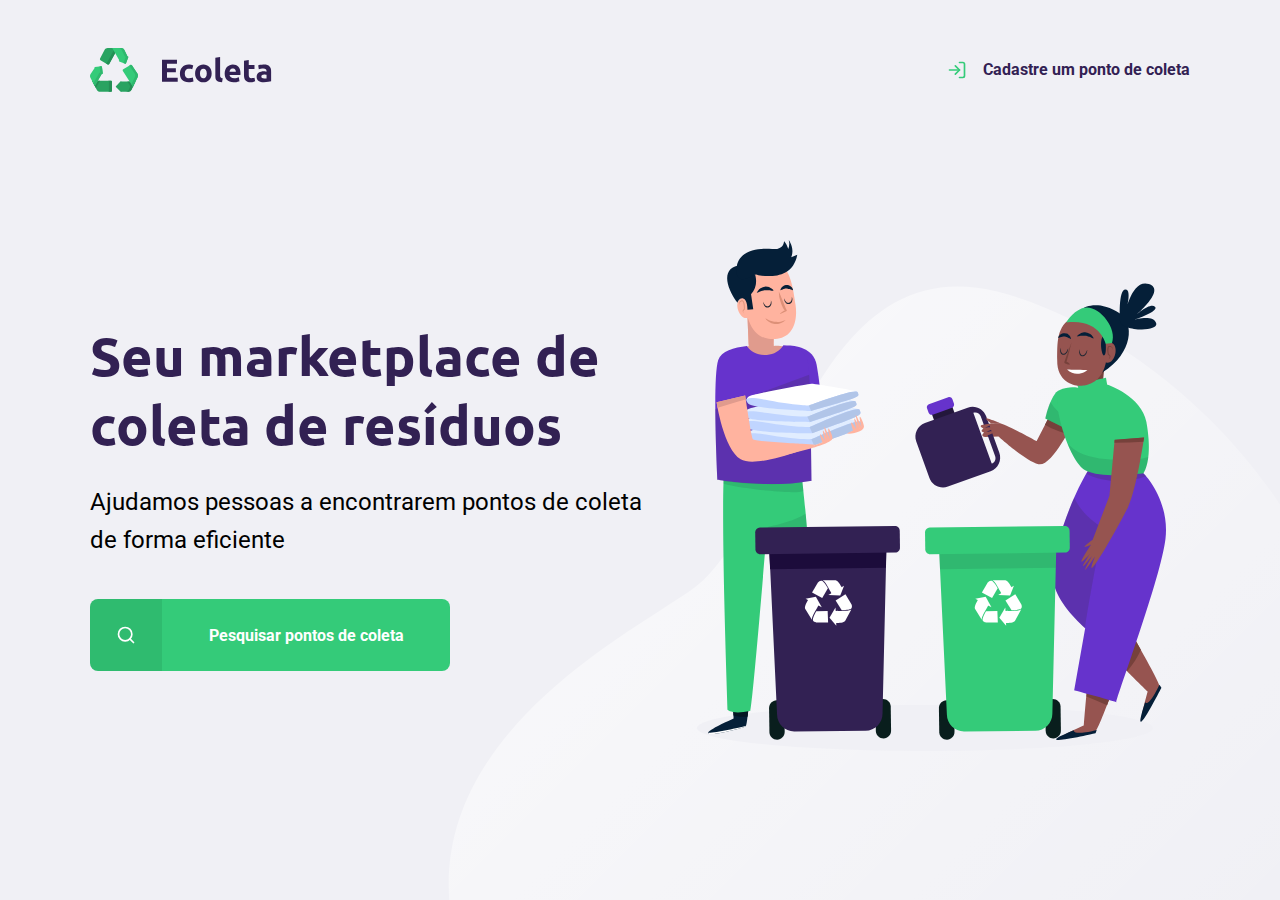
<file: index.html>
<!DOCTYPE html>
<html lang="pt-br">

<head>
    <meta charset="UTF-8">
    <meta name="viewport" content="width=device-width, initial-scale=1.0">
    <link href="https://fonts.googleapis.com/css2?family=Roboto&family=Ubuntu:wght@700&display=swap" rel="stylesheet">
    <link rel="stylesheet" href="styles/main.css">
    <link rel="stylesheet" href="styles/responsive.css">
    <link rel="stylesheet" href="styles/home.css">

    <title>Ecoleta</title>

</head>

<body>
    <!-- Comentario -->
    <div id="page-home">
        <div class="content">
            <header>
                <img src="/assets/logo.svg" alt="Logomarca">
                <a href="#">
                    <span></span>
                    Cadastre um ponto de coleta</a>
            </header>

            <main>
                <h1>Seu marketplace de coleta de resíduos</h1>
    
                <p>Ajudamos pessoas a encontrarem pontos de coleta de forma eficiente</p>
        
                <a href="#"><span></span><strong>Pesquisar pontos de coleta</strong></a>             
            </main>
        </div>        
    </div>

</body>

</html>
</file>
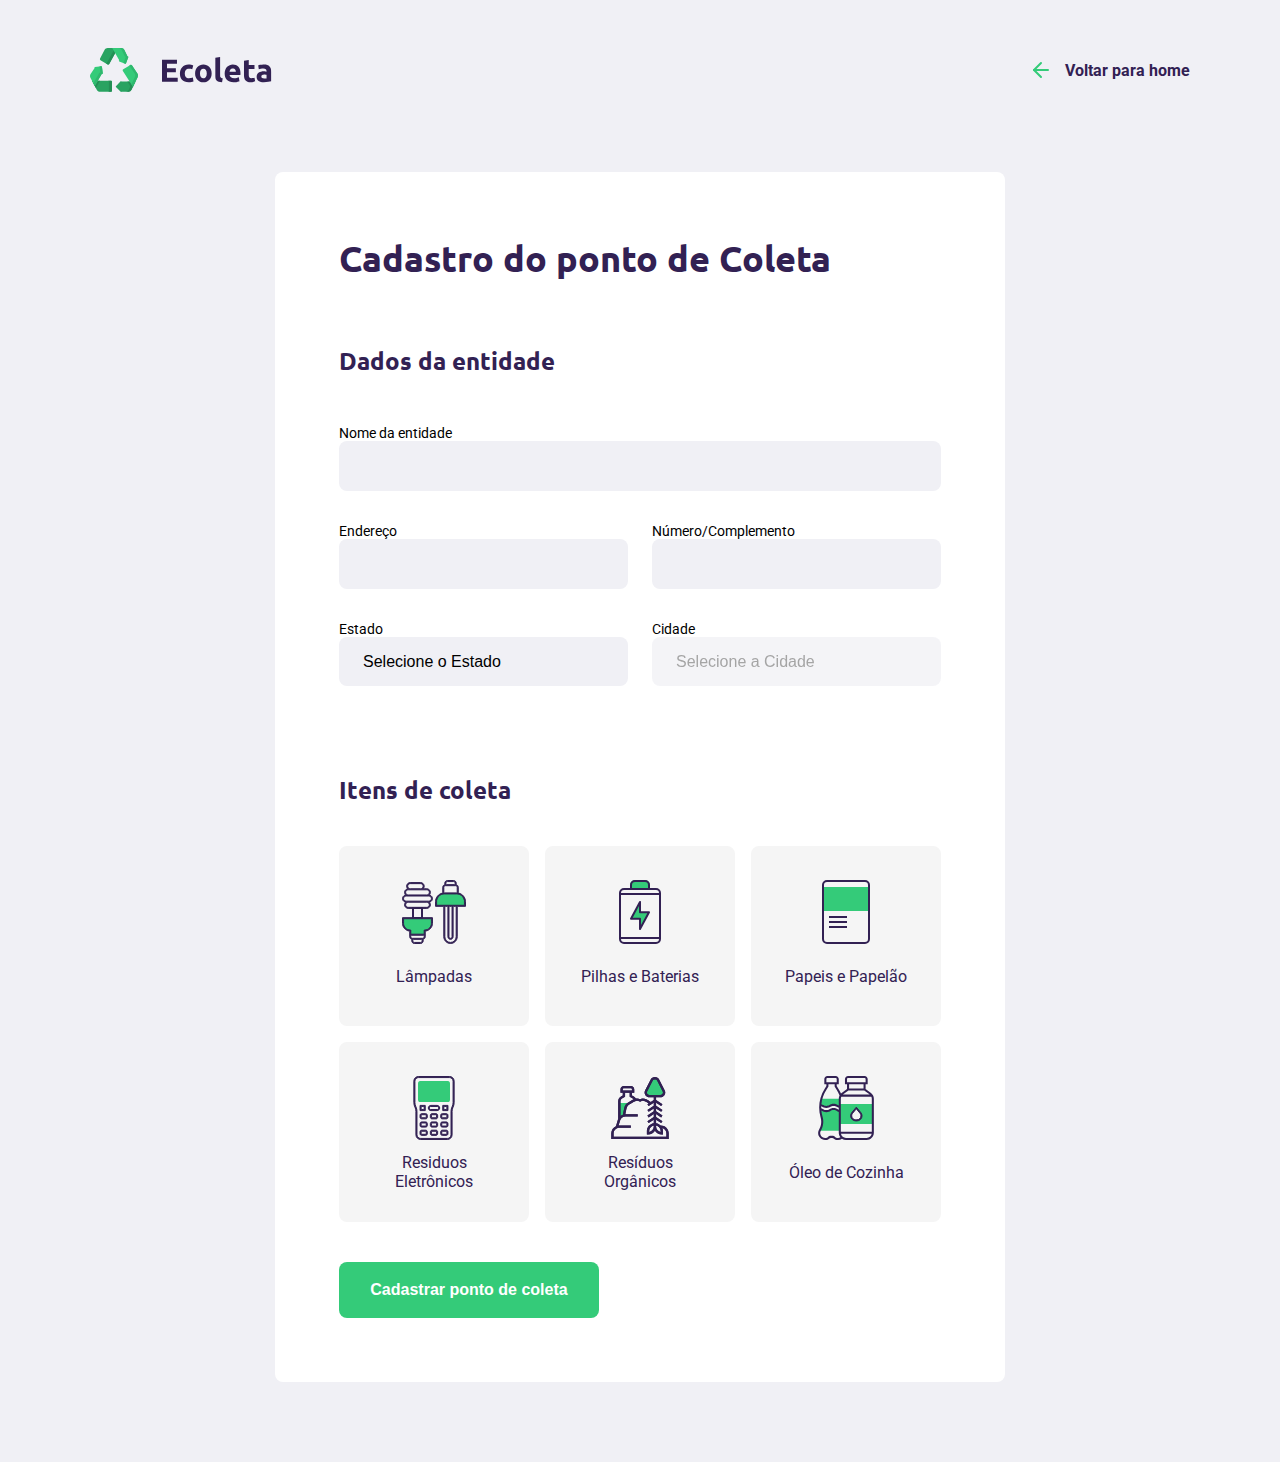
<file: create-point.html>
<!DOCTYPE html>
<html lang="pt-br">

<head>
    <meta charset="UTF-8">
    <meta name="viewport" content="width=device-width, initial-scale=1.0">
    <link href="https://fonts.googleapis.com/css2?family=Roboto&family=Ubuntu:wght@700&display=swap" rel="stylesheet">
    <link rel="stylesheet" href="styles/main.css">
    <link rel="stylesheet" href="styles/create-point.css">

    <link rel="stylesheet" href="styles/responsive.css">

    <title>Criar um ponto de coleta</title>

</head>

<body>
    <!-- Comentario -->
    <div id="page-create-point">

            <header>
                <img src="/assets/logo.svg" alt="Logomarca">
                <a href="#">
                    <span></span>
                    Voltar para home
                </a>
            </header>
        
            
        <form action=" ">
            <h1>Cadastro do ponto de Coleta</h1>

            <fieldset>
                <legend>
                    <h2>Dados da entidade</h2>
                </legend>

                <div class="field">
                    <label for="">Nome da entidade</label>
                    <input type="text" name="name" required>
                </div>

                <div class="field-group">
                    <div class="field">
                        <label for="address">Endereço</label>
                        <input type="text" name="address" required>
                    </div>
                    <div class="field">
                        <label for="address2">Número/Complemento</label>
                        <input type="text" name="address2" required>
                    </div>
                </div>

                <div class="field-group">
                    <div class="field">
                        <label for="state">Estado</label>
                        <select name="uf" required>
                            <option value="">Selecione o Estado</option>
                        </select>

                        <input type="hidden" name="state">
                    </div>              

                    <div class="field">
                        <label for="city">Cidade</label>
                        <select name="city" disabled required>
                            <option value="">Selecione a Cidade</option>
                        </select>
                    </div>                   
                </div>                
            </fieldset>

            <fieldset>
                <legend>
                    <h2>Itens de coleta</h2>
                </legend>

                <div class="items-grid">
                    <li data-id="1">
                        <img src="/assets/lampadas.svg" alt="Lâmpadas">
                        <span>Lâmpadas</span>
                    </li>

                    <li data-id="2">
                        <img src="/assets/baterias.svg" alt="Pilhas e Baterias">
                        <span>Pilhas e Baterias</span>
                    </li>
                    
                    <li data-id="3">
                        <img src="/assets/papeis-papelao.svg" alt="Papeis e Papelão">
                        <span>Papeis e Papelão</span>
                    </li>
                    
                    <li data-id="4">
                        <img src="/assets/eletronicos.svg" alt="Residuos Eletrônicos">
                        <span>Residuos Eletrônicos</span>
                    </li>
                    
                    <li data-id="5">
                        <img src="/assets/organicos.svg" alt="Resíduos Orgânicos">
                        <span>Resíduos Orgânicos</span>
                    </li>
                    
                    <li data-id="6">
                        <img src="/assets/oleo.svg" alt="Óleo de Cozinha">
                        <span>Óleo de Cozinha</span>
                    </li>                    
                </div>

                <input type="hidden" name="items">

            </fieldset>

            <button type="submit">Cadastrar ponto de coleta</button>
        </form>

    </div>

    <script src="/scripts/create-point.js"></script>
</body>

</html>
</file>
<file: styles/main.css>
/* Cometario */

:root{
    --title-color: #322153;
    --primary-color: #34cb79;
}

* {
    margin: 0;
    padding: 0;
    box-sizing: border-box;
}

html{
    font-family: 'Roboto', sans-serif;    
}

body{
    background: #f0f0f5;
    -webkit-font-smoothing: antialiased;
}

a{
    text-decoration: none;
}

h1, h2, h3, h4, h5, h6 {
    font-family: 'Ubuntu', sans-serif;
    color: var(--title-color);
}

#page-home{
        height: 100vh;
    background: url('../assets/home-background.svg') no-repeat;
    background-position: 35vw bottom;
}

#page-home .content{
    width: 90%;
    max-width: 1100px;   
    height: 100%;

    margin: 0 auto;

    display: flex;
    flex-direction: column;
}

#page-home header{
    margin-top: 48px;
    display: flex;
    align-items: center;
    justify-content: space-between;
}

#page-home header a{
    display: flex;

    color: var(--title-color);
    font-weight: 700;
}

#page-home header a span{
    margin-right: 16px;
    display: flex;
    background-image: url('../assets/log-in.svg');    
    width: 20px;
    height: 20px;
}

#page-home main{
    max-width: 560px;
    
    flex: 1;

    display: flex;
    flex-direction: column;
    justify-content: center;
}

#page-home main h1{
    font-size: 54px;
}

#page-home main p {
    font-size: 24px;   
    line-height: 38px; 
    margin-top: 24px;
}

#page-home main a {
    width: 100%;
    max-width: 360px;
    height: 72px;

    border-radius: 8px 8px;

    display: flex;
    align-items: center;

    margin-top: 40px;

    background-color: var(--primary-color);

    transition: 400ms;
}

#page-home main a:hover{
    background-color: #2fb86e;
}


#page-home main a span{
    width: 72px;
    height: 72px;

    border-top-left-radius: 8px;
    border-bottom-left-radius: 8px;

    background-color: rgba(0, 0, 0, 0.08);

    display: flex;
    align-items: center;
    justify-content: center;

}

#page-home main a span::after {
    content: "";
    background-image: url('../assets//search.svg');

    width: 20px;
    height: 20px;
}

#page-home main a strong{
    flex: 1;
    color: white;
    text-align: center;
}

@media (max-width: 900px){
    #page-home{
        background-position: 70vw;
    }

    #page-home .content{
        align-items: center;
        text-align: center;
    }

    #page-home header a{
        position: absolute;
        bottom: 4px;

        left: 50%;
        transform: translateX(-50%);
    }

    #page-home main {
        align-items: center;
    }
    
}
</file>
<file: styles/responsive.css>
@media (max-width: 900px){
    #page-home{
        background-position-x: 70vw;
    }

    #page-home .content{
        align-items: center;
        text-align: center;
    }

    #page-home header a{
        position: absolute;
        bottom: 48px;

        left: 50%;
        transform: translateX(-50%);
    }

    #page-home main {
        align-items: center;
    }
    
}

@media (min-width: 1700px){
    #page-home{
        background-position-x: 40vw;
    }    
}

@media (max-height: 760px){
    #page-home{
        background-position-y: 200px;
    }    
}
</file>
<file: styles/home.css>
#page-home{
    height: 100vh;
background: url('../assets/home-background.svg') no-repeat;
background-position: 35vw bottom;
}

#page-home .content{
width: 90%;
max-width: 1100px;   
height: 100%;

margin: 0 auto;

display: flex;
flex-direction: column;
}

#page-home header{
margin-top: 48px;
display: flex;
align-items: center;
justify-content: space-between;
}

#page-home header a{
display: flex;

color: var(--title-color);
font-weight: 700;
}

#page-home header a span{
margin-right: 16px;
display: flex;
background-image: url('../assets/log-in.svg');    
width: 20px;
height: 20px;
}

#page-home main{
max-width: 560px;

flex: 1;

display: flex;
flex-direction: column;
justify-content: center;
}

#page-home main h1{
font-size: 54px;
}

#page-home main p {
font-size: 24px;   
line-height: 38px; 
margin-top: 24px;
}

#page-home main a {
width: 100%;
max-width: 360px;
height: 72px;

border-radius: 8px 8px;

display: flex;
align-items: center;

margin-top: 40px;

background-color: var(--primary-color);

transition: 400ms;
}

#page-home main a:hover{
background-color: #2fb86e;
}


#page-home main a span{
width: 72px;
height: 72px;

border-top-left-radius: 8px;
border-bottom-left-radius: 8px;

background-color: rgba(0, 0, 0, 0.08);

display: flex;
align-items: center;
justify-content: center;

}

#page-home main a span::after {
content: "";
background-image: url('../assets//search.svg');

width: 20px;
height: 20px;
}

#page-home main a strong{
flex: 1;
color: white;
text-align: center;
}
</file>
<file: styles/create-point.css>
#page-create-point{
    width: 90%;
    max-width: 1100px;

    margin: 0 auto;
}

#page-create-point header{
    margin-top: 48px;

    display: flex;
    justify-content: space-between;
    align-items: center;
}

#page-create-point header a {
    color: var(--title-color);
    font-weight: bold;

    display: flex;
    align-items: center;
}

#page-create-point header a span {
    margin-right: 16px;
    background-image: url('../assets/arrow-left.svg');

    display: flex;
    color: green;
    width: 20px;
    height: 24px;
}

form {
    background-color: white;

    margin: 80px auto;
    padding: 64px;

    border-radius: 8px;

    max-width: 730px;
}

form h1 {
    font-size: 36px;
}

form fieldset {
    margin-top: 64px;

    border: 0;
}

form legend {
    margin-bottom: 40px;
}

form legend h2 {
    font-size: 24px;
}

form .field {
    flex: 1;
    display: flex;
    flex-direction: column;

    margin-bottom: 24px;
}

form .field-group {
    display: flex;
}

form input, 
form select {
    background-color: #f0f0f5;

    border: 0;
    padding: 16px 24px;
    font-size: 16px;

    border-radius: 8px;

    /* outline: none; */
}

form select {
    /* Remove a setinha do select chrome, mozilla e outros */
    -webkit-appearance: none;
    -moz-appearance: none;
    appearance: none;
}

form label {
    font-size: 14px;
    margin-top: 8px;
}

form .field-group .field + .field {
    margin-left: 24px;
}

form button {
    width: 260px;
    height: 56px;

    background-color:  var(--primary-color);
    border-radius: 8px;

    color: white;
    font-weight: bold;
    font-size: 16px;

    border: 0;

    margin-top: 40px;

    transition: background-color 400ms;
}

form button:hover {
    background-color: #2fb86e;
}

.items-grid {
    display: grid;
    grid-template-columns: 1fr 1fr 1fr;
    gap: 16px;
}

.items-grid li {
    background-color: #f5f5f5;
    list-style: none;

    border: 2px solid #f5f5f5;
    border-radius: 8px;

    height: 180px;

    padding: 32px 24px 16px;

    display: flex;
    flex-direction: column;
    align-items: center;
    justify-content: space-between;

    text-align: center;

    cursor: pointer;
}

.items-grid li span {
    flex: 1;

    display: flex;
    align-items: center;

    color: var(--title-color);
}

.items-grid li.selected{
    background: #e1faec;
    border: 2px solid #34cb79;
}

.items-grid li img,
.items-grid li span {
    /* Remove o evento click da img e do span */
    pointer-events: none; 
}
</file>
